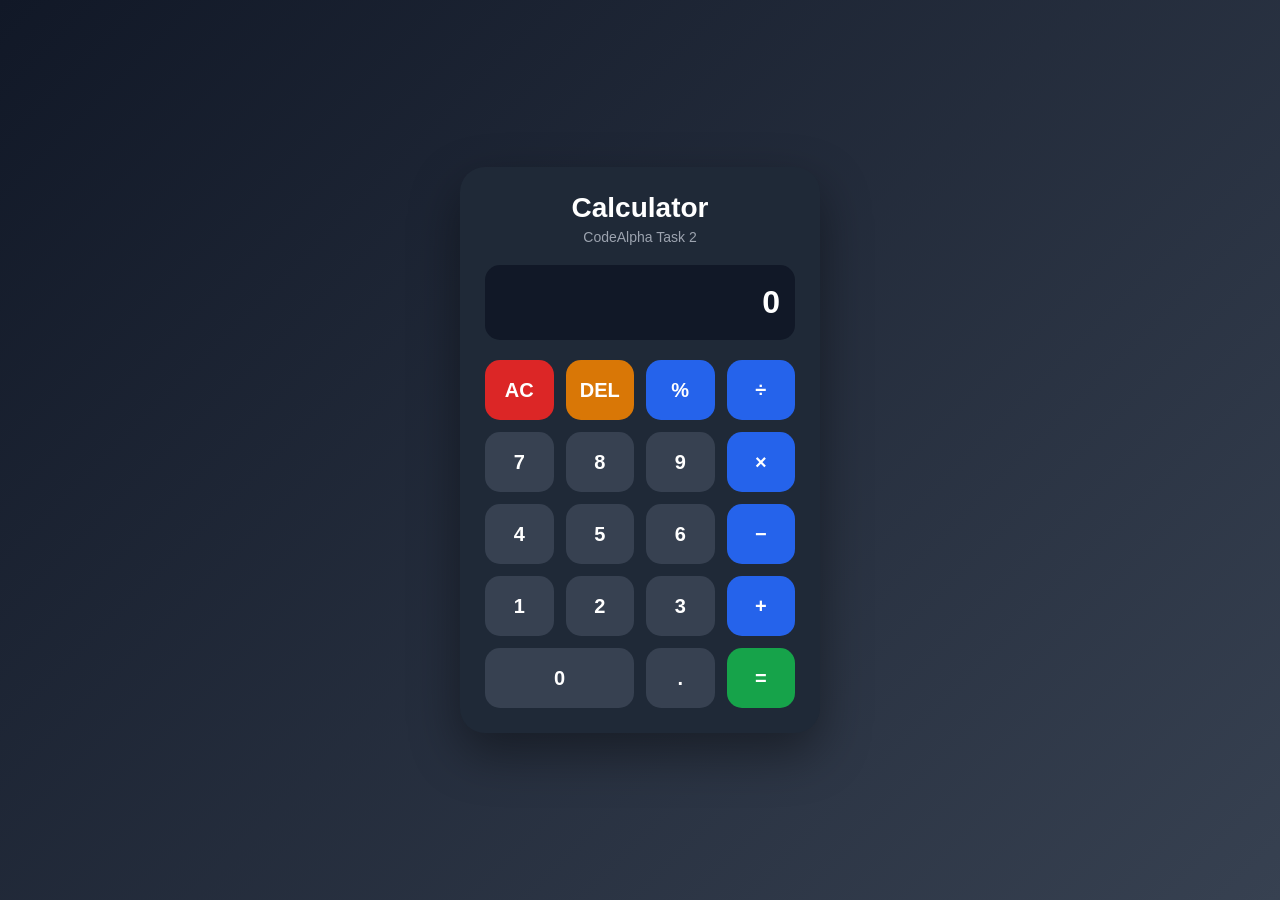
<file: calculator/index.html>
<!DOCTYPE html>
<html lang="en">
<head>
    <meta charset="UTF-8">
    <meta name="viewport" content="width=device-width, initial-scale=1.0">
    <title>CodeAlpha Calculator</title>
    <link rel="stylesheet" href="style.css">
</head>

<body>

    <div class="calculator">

        <div class="calculator-header">
            <h1>Calculator</h1>
            <p>CodeAlpha Task 2</p>
        </div>

        <input type="text" id="display" class="display" value="0" readonly>

        <div class="buttons">

            <button class="clear" onclick="clearDisplay()">AC</button>
            <button class="delete" onclick="deleteLast()">DEL</button>
            <button class="operator" onclick="chooseOperator('%')">%</button>
            <button class="operator" onclick="chooseOperator('/')">÷</button>

            <button onclick="appendNumber('7')">7</button>
            <button onclick="appendNumber('8')">8</button>
            <button onclick="appendNumber('9')">9</button>
            <button class="operator" onclick="chooseOperator('*')">×</button>

            <button onclick="appendNumber('4')">4</button>
            <button onclick="appendNumber('5')">5</button>
            <button onclick="appendNumber('6')">6</button>
            <button class="operator" onclick="chooseOperator('-')">−</button>

            <button onclick="appendNumber('1')">1</button>
            <button onclick="appendNumber('2')">2</button>
            <button onclick="appendNumber('3')">3</button>
            <button class="operator" onclick="chooseOperator('+')">+</button>

            <button class="zero" onclick="appendNumber('0')">0</button>
            <button onclick="appendDecimal()">.</button>
            <button class="equals" onclick="calculate()">=</button>

        </div>

    </div>

    <script src="script.js"></script>

</body>
</html>
</file>
<file: calculator/style.css>
* {
    margin: 0;
    padding: 0;
    box-sizing: border-box;
}

body {
    min-height: 100vh;
    display: flex;
    justify-content: center;
    align-items: center;

    font-family: Arial, Helvetica, sans-serif;

    background: linear-gradient(135deg, #111827, #374151);
}

/* Calculator */

.calculator {
    width: 360px;
    padding: 25px;

    background: #1f2937;

    border-radius: 25px;

    box-shadow:
        0 20px 50px rgba(0, 0, 0, 0.4);

}

/* Header */

.calculator-header {
    text-align: center;
    color: white;
    margin-bottom: 20px;
}

.calculator-header h1 {
    font-size: 28px;
    margin-bottom: 5px;
}

.calculator-header p {
    color: #9ca3af;
    font-size: 14px;
}

/* Display */

.display {
    width: 100%;
    height: 75px;

    margin-bottom: 20px;

    padding: 15px;

    border: none;
    border-radius: 15px;

    background: #111827;
    color: white;

    text-align: right;

    font-size: 32px;
    font-weight: bold;

    outline: none;
}

/* Buttons */

.buttons {
    display: grid;

    grid-template-columns: repeat(4, 1fr);

    gap: 12px;
}

button {
    height: 60px;

    border: none;
    border-radius: 15px;

    background: #374151;
    color: white;

    font-size: 20px;
    font-weight: bold;

    cursor: pointer;

    transition: all 0.2s ease;
}

button:hover {
    background: #4b5563;

    transform: translateY(-2px);
}

button:active {
    transform: scale(0.95);
}

/* Operators */

.operator {
    background: #2563eb;
}

.operator:hover {
    background: #3b82f6;
}

/* Clear */

.clear {
    background: #dc2626;
}

.clear:hover {
    background: #ef4444;
}

/* Delete */

.delete {
    background: #d97706;
}

.delete:hover {
    background: #f59e0b;
}

/* Equal */

.equals {
    background: #16a34a;
}

.equals:hover {
    background: #22c55e;
}

/* Zero button */

.zero {
    grid-column: span 2;
}

/* Mobile */

@media (max-width: 450px) {

    .calculator {
        width: 90%;
        padding: 20px;
    }

    .display {
        height: 65px;
        font-size: 27px;
    }

    button {
        height: 55px;
        font-size: 18px;
    }
}
</file>
